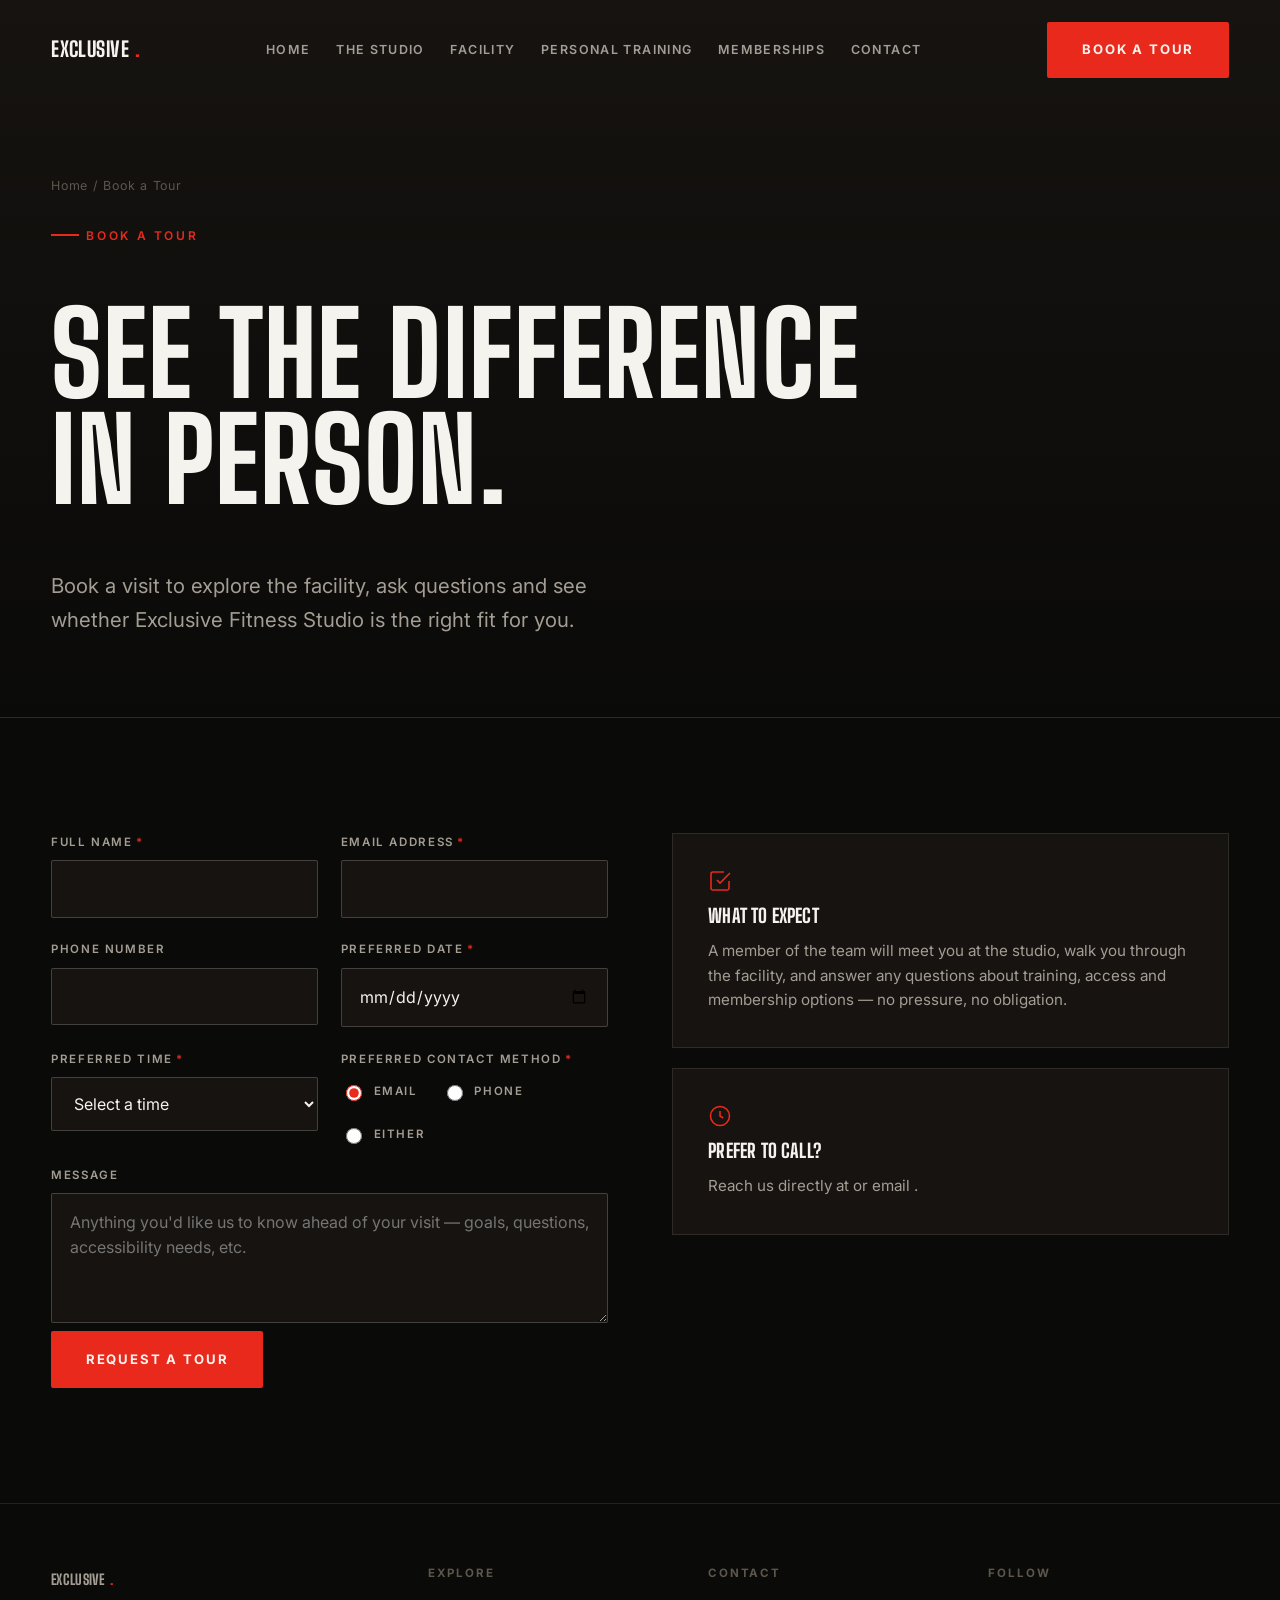
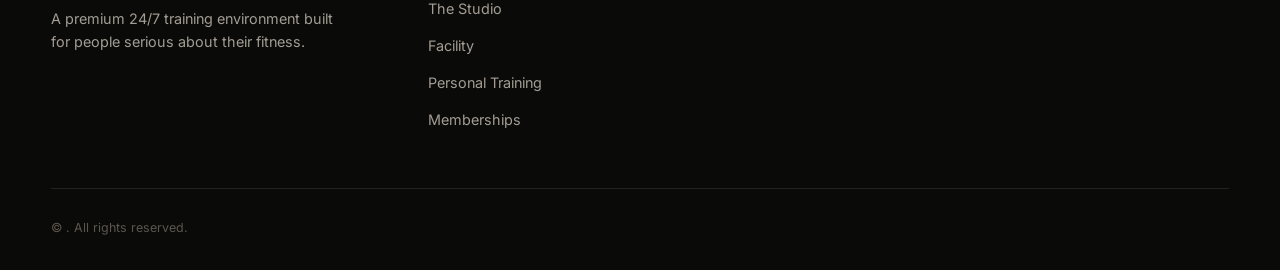
<file: book-a-tour.html>
<!DOCTYPE html>
<html lang="en">
<head>
<meta charset="UTF-8">
<meta name="viewport" content="width=device-width, initial-scale=1.0">
<title>Book a Tour | Exclusive Fitness Studio</title>
<meta name="description" content="Book a tour of Exclusive Fitness Studio. Explore the facility, ask questions and see whether it's the right fit for you.">
<link rel="canonical" href="https://www.exclusivefitnessstudio.com/book-a-tour.html">
<meta property="og:type" content="website">
<meta property="og:title" content="Book a Tour | Exclusive Fitness Studio">
<meta property="og:description" content="Book a visit to explore the facility, ask questions and see whether Exclusive Fitness Studio is the right fit for you.">
<meta property="og:image" content="images/og-cover.jpg">
<meta property="og:url" content="https://www.exclusivefitnessstudio.com/book-a-tour.html">
<meta name="twitter:card" content="summary_large_image">
<meta name="robots" content="index, follow">
<link rel="icon" href="images/favicon.svg" type="image/svg+xml">
<link rel="preconnect" href="https://fonts.googleapis.com">
<link rel="preconnect" href="https://fonts.gstatic.com" crossorigin>
<link href="https://fonts.googleapis.com/css2?family=Big+Shoulders+Display:wght@700;800;900&family=Inter:wght@400;500;600;700&display=swap" rel="stylesheet">
<link rel="stylesheet" href="css/style.css">
</head>
<body>

<header class="site-header">
  <div class="container site-header__inner">
    <a href="index.html" class="logo">EXCLUSIVE<span>.</span></a>
    <nav class="nav-links" aria-label="Primary">
      <a href="index.html">Home</a>
      <a href="the-studio.html">The Studio</a>
      <a href="facility.html">Facility</a>
      <a href="personal-training.html">Personal Training</a>
      <a href="memberships.html">Memberships</a>
      <a href="contact.html">Contact</a>
    </nav>
    <div class="header__actions">
      <a href="book-a-tour.html" class="btn btn--primary">Book a Tour</a>
      <button class="menu-toggle" aria-label="Open menu" aria-expanded="false" aria-controls="mobile-menu"><span></span><span></span><span></span></button>
    </div>
  </div>
</header>

<div class="mobile-menu" id="mobile-menu">
  <nav class="mobile-menu__links" aria-label="Mobile">
    <a href="index.html">Home <span>01</span></a>
    <a href="the-studio.html">The Studio <span>02</span></a>
    <a href="facility.html">Facility <span>03</span></a>
    <a href="personal-training.html">Personal Training <span>04</span></a>
    <a href="memberships.html">Memberships <span>05</span></a>
    <a href="contact.html">Contact <span>06</span></a>
  </nav>
  <div class="mobile-menu__foot">
    <a href="book-a-tour.html" class="btn btn--primary btn--block">Book a Tour</a>
    <ul class="mobile-menu__social" data-cfg-social></ul>
  </div>
</div>

<main id="main">

  <section class="page-hero">
    <div class="container">
      <p class="breadcrumb"><a href="index.html">Home</a> / Book a Tour</p>
      <span class="eyebrow">Book a Tour</span>
      <h1 class="display-1 mt-lg">SEE THE DIFFERENCE<br>IN PERSON.</h1>
      <p class="lead mt-lg">Book a visit to explore the facility, ask questions and see whether Exclusive Fitness Studio is the right fit for you.</p>
    </div>
  </section>

  <section class="section section--black">
    <div class="container split" style="align-items:flex-start;">

      <div class="reveal" data-form-wrapper>
        <form data-form="tour" novalidate>
          <div class="form-grid">

            <div class="field">
              <label for="tour-name">Full Name<span class="req">*</span></label>
              <input type="text" id="tour-name" name="fullName" autocomplete="name" data-validate="required" aria-describedby="tour-name-error">
              <span class="field__error" id="tour-name-error" role="alert"></span>
            </div>

            <div class="field">
              <label for="tour-email">Email Address<span class="req">*</span></label>
              <input type="email" id="tour-email" name="email" autocomplete="email" data-validate="required email" aria-describedby="tour-email-error">
              <span class="field__error" id="tour-email-error" role="alert"></span>
            </div>

            <div class="field">
              <label for="tour-phone">Phone Number</label>
              <input type="tel" id="tour-phone" name="phone" autocomplete="tel" data-validate="phone" aria-describedby="tour-phone-error">
              <span class="field__error" id="tour-phone-error" role="alert"></span>
            </div>

            <div class="field">
              <label for="tour-date">Preferred Date<span class="req">*</span></label>
              <input type="date" id="tour-date" name="preferredDate" data-validate="required" aria-describedby="tour-date-error">
              <span class="field__error" id="tour-date-error" role="alert"></span>
            </div>

            <div class="field">
              <label for="tour-time">Preferred Time<span class="req">*</span></label>
              <select id="tour-time" name="preferredTime" data-validate="required" aria-describedby="tour-time-error">
                <option value="">Select a time</option>
                <option>Morning (8am – 11am)</option>
                <option>Midday (11am – 2pm)</option>
                <option>Afternoon (2pm – 5pm)</option>
                <option>Evening (5pm – 8pm)</option>
              </select>
              <span class="field__error" id="tour-time-error" role="alert"></span>
            </div>

            <div class="field">
              <label id="contact-method-label">Preferred Contact Method<span class="req">*</span></label>
              <div class="radio-row" role="radiogroup" aria-labelledby="contact-method-label">
                <label class="radio-option"><input type="radio" name="contactMethod" value="Email" data-validate="required" checked> Email</label>
                <label class="radio-option"><input type="radio" name="contactMethod" value="Phone" data-validate="required"> Phone</label>
                <label class="radio-option"><input type="radio" name="contactMethod" value="Either" data-validate="required"> Either</label>
              </div>
            </div>

            <div class="field field--full">
              <label for="tour-message">Message</label>
              <textarea id="tour-message" name="message" placeholder="Anything you'd like us to know ahead of your visit — goals, questions, accessibility needs, etc."></textarea>
            </div>

          </div>

          <div class="submit-row">
            <button type="submit" class="btn btn--primary">
              <span class="spinner"></span>
              <span class="btn-label-idle">Request a Tour</span>
              <span class="btn-label-loading" style="display:none;">Sending…</span>
            </button>
          </div>

          <div class="form-status" role="status"></div>
        </form>
      </div>

      <div class="reveal">
        <div class="info-card">
          <div class="info-card__icon"><svg width="24" height="24" viewBox="0 0 24 24" fill="none" stroke="currentColor" stroke-width="1.6"><path d="M9 11l3 3L22 4"/><path d="M21 12v7a2 2 0 0 1-2 2H5a2 2 0 0 1-2-2V5a2 2 0 0 1 2-2h11"/></svg></div>
          <h3>What to Expect</h3>
          <p>A member of the team will meet you at the studio, walk you through the facility, and answer any questions about training, access and membership options — no pressure, no obligation.</p>
        </div>
        <div class="info-card" style="margin-top:1.2rem;">
          <div class="info-card__icon"><svg width="24" height="24" viewBox="0 0 24 24" fill="none" stroke="currentColor" stroke-width="1.6"><circle cx="12" cy="12" r="9.5"/><path d="M12 7v5l3.2 2"/></svg></div>
          <h3>Prefer to Call?</h3>
          <p>Reach us directly at <a data-cfg-phone-href data-cfg-phone-text href="#"></a> or email <a data-cfg-email-href data-cfg-email-text href="#"></a>.</p>
        </div>
      </div>

    </div>
  </section>

</main>

<footer class="site-footer">
  <div class="container">
    <div class="footer-grid">
      <div class="footer-col">
        <a href="index.html" class="logo">EXCLUSIVE<span>.</span></a>
        <p style="margin-top:1rem; max-width:32ch;">A premium 24/7 training environment built for people serious about their fitness.</p>
      </div>
      <div class="footer-col">
        <h4>Explore</h4>
        <ul>
          <li><a href="the-studio.html">The Studio</a></li>
          <li><a href="facility.html">Facility</a></li>
          <li><a href="personal-training.html">Personal Training</a></li>
          <li><a href="memberships.html">Memberships</a></li>
        </ul>
      </div>
      <div class="footer-col">
        <h4>Contact</h4>
        <ul>
          <li data-cfg-address></li>
          <li><a data-cfg-phone-href data-cfg-phone-text href="#"></a></li>
          <li><a data-cfg-email-href data-cfg-email-text href="#"></a></li>
        </ul>
      </div>
      <div class="footer-col">
        <h4>Follow</h4>
        <ul data-cfg-social></ul>
      </div>
    </div>
    <div class="footer-bottom">
      <span>&copy; <span data-cfg-year></span> <span data-cfg-brand></span>. All rights reserved.</span>
      <span data-cfg-access-hours></span>
    </div>
  </div>
</footer>

<script src="js/config.js"></script>
<script src="js/main.js"></script>
</body>
</html>
</file>
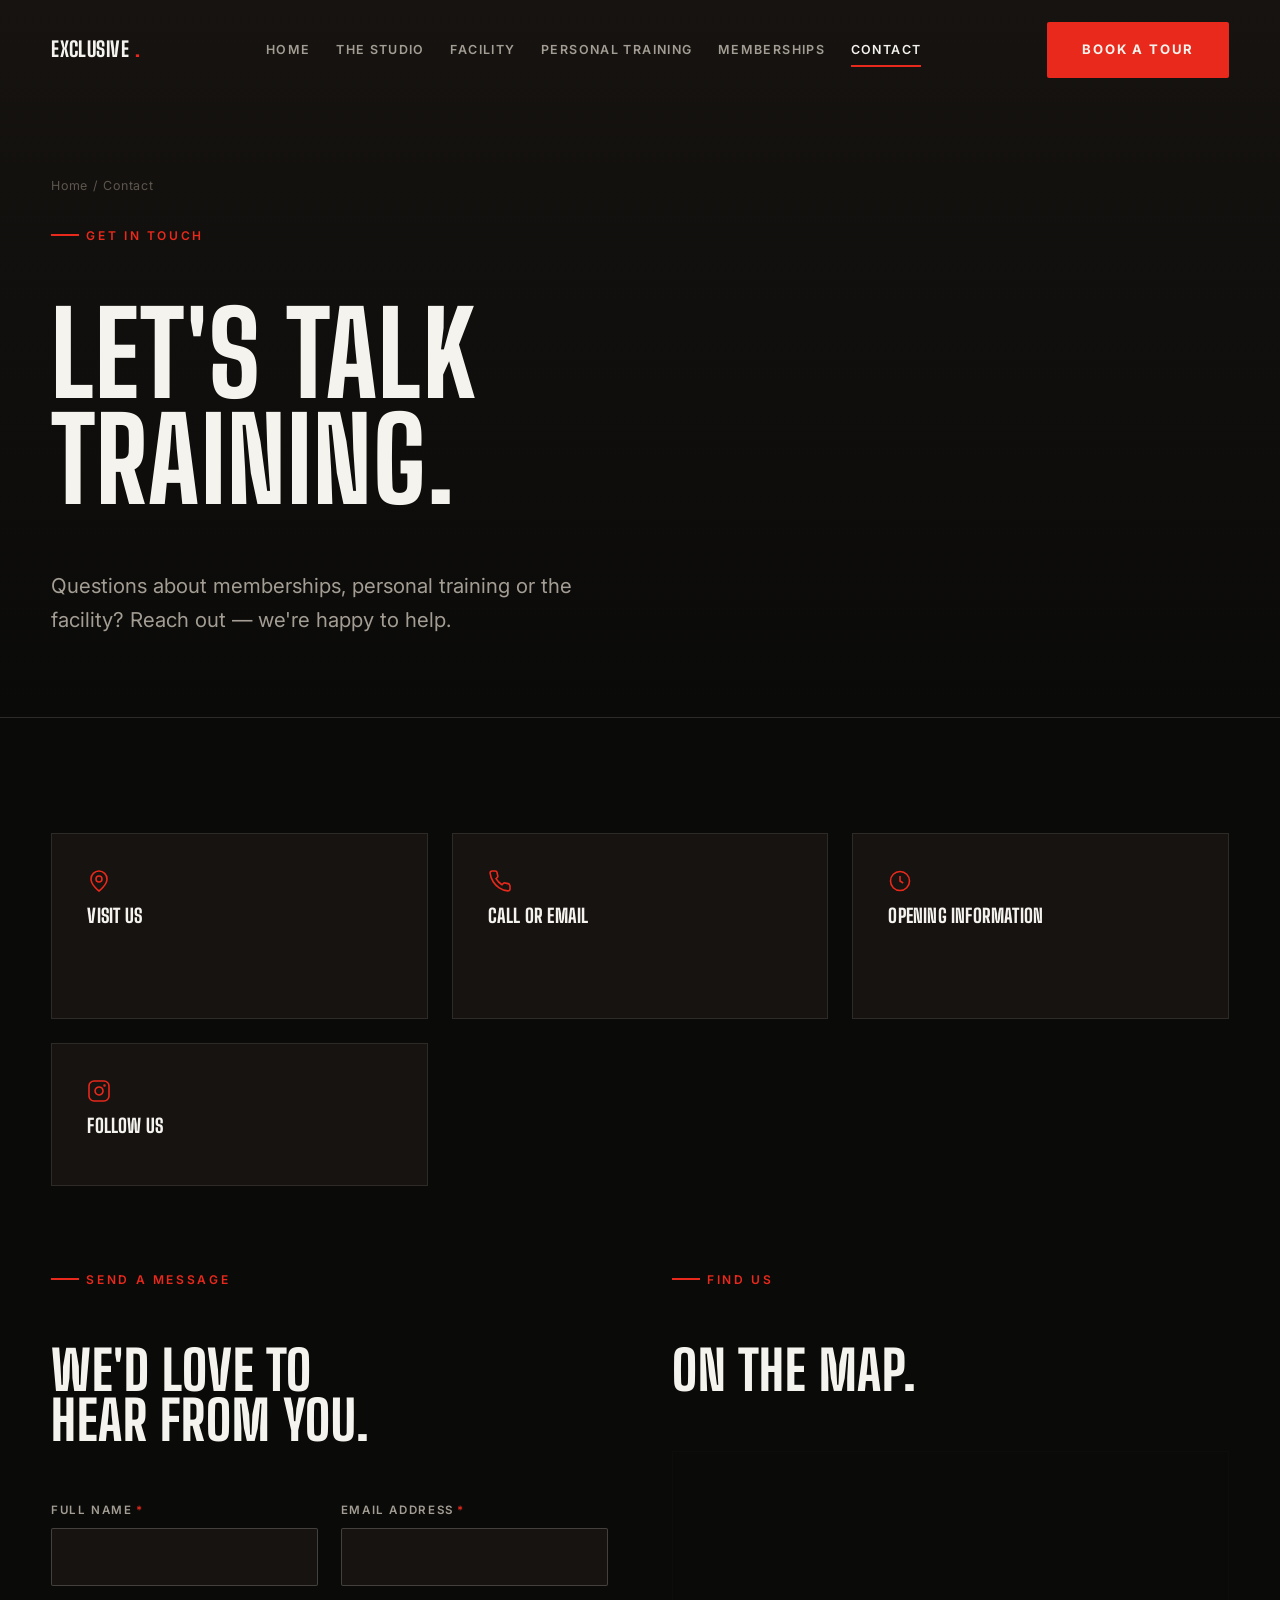
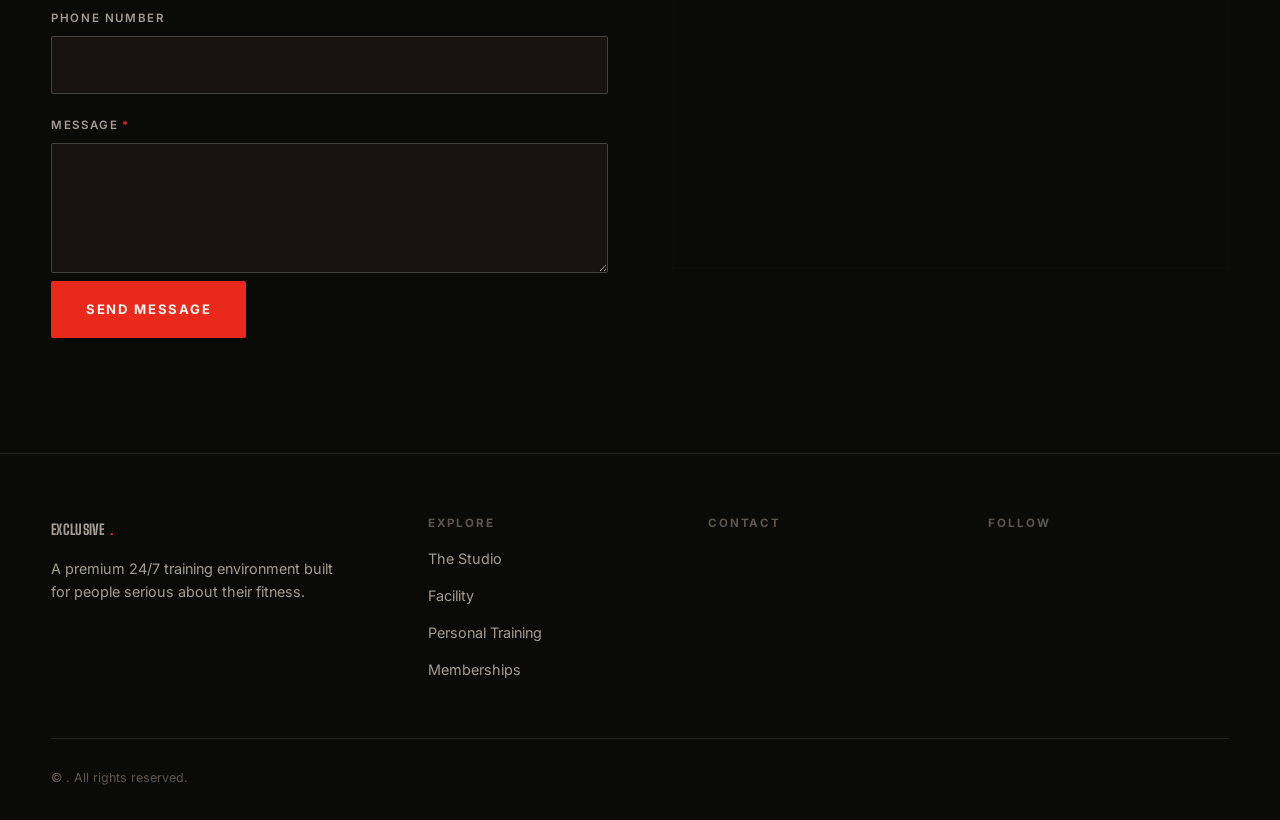
<file: contact.html>
<!DOCTYPE html>
<html lang="en">
<head>
<meta charset="UTF-8">
<meta name="viewport" content="width=device-width, initial-scale=1.0">
<title>Contact | Exclusive Fitness Studio</title>
<meta name="description" content="Get in touch with Exclusive Fitness Studio — address, phone, email, opening hours and social channels, all in one place.">
<link rel="canonical" href="https://www.exclusivefitnessstudio.com/contact.html">
<meta property="og:type" content="website">
<meta property="og:title" content="Contact | Exclusive Fitness Studio">
<meta property="og:description" content="Address, phone, email, opening hours and social channels — get in touch with Exclusive Fitness Studio.">
<meta property="og:image" content="images/og-cover.jpg">
<meta property="og:url" content="https://www.exclusivefitnessstudio.com/contact.html">
<meta name="twitter:card" content="summary_large_image">
<link rel="icon" href="images/favicon.svg" type="image/svg+xml">
<link rel="preconnect" href="https://fonts.googleapis.com">
<link rel="preconnect" href="https://fonts.gstatic.com" crossorigin>
<link href="https://fonts.googleapis.com/css2?family=Big+Shoulders+Display:wght@700;800;900&family=Inter:wght@400;500;600;700&display=swap" rel="stylesheet">
<link rel="stylesheet" href="css/style.css">
</head>
<body>

<header class="site-header">
  <div class="container site-header__inner">
    <a href="index.html" class="logo">EXCLUSIVE<span>.</span></a>
    <nav class="nav-links" aria-label="Primary">
      <a href="index.html">Home</a>
      <a href="the-studio.html">The Studio</a>
      <a href="facility.html">Facility</a>
      <a href="personal-training.html">Personal Training</a>
      <a href="memberships.html">Memberships</a>
      <a href="contact.html">Contact</a>
    </nav>
    <div class="header__actions">
      <a href="book-a-tour.html" class="btn btn--primary">Book a Tour</a>
      <button class="menu-toggle" aria-label="Open menu" aria-expanded="false" aria-controls="mobile-menu"><span></span><span></span><span></span></button>
    </div>
  </div>
</header>

<div class="mobile-menu" id="mobile-menu">
  <nav class="mobile-menu__links" aria-label="Mobile">
    <a href="index.html">Home <span>01</span></a>
    <a href="the-studio.html">The Studio <span>02</span></a>
    <a href="facility.html">Facility <span>03</span></a>
    <a href="personal-training.html">Personal Training <span>04</span></a>
    <a href="memberships.html">Memberships <span>05</span></a>
    <a href="contact.html">Contact <span>06</span></a>
  </nav>
  <div class="mobile-menu__foot">
    <a href="book-a-tour.html" class="btn btn--primary btn--block">Book a Tour</a>
    <ul class="mobile-menu__social" data-cfg-social></ul>
  </div>
</div>

<main id="main">

  <section class="page-hero">
    <div class="container">
      <p class="breadcrumb"><a href="index.html">Home</a> / Contact</p>
      <span class="eyebrow">Get in Touch</span>
      <h1 class="display-1 mt-lg">LET'S TALK<br>TRAINING.</h1>
      <p class="lead mt-lg">Questions about memberships, personal training or the facility? Reach out — we're happy to help.</p>
    </div>
  </section>

  <section class="section section--black">
    <div class="container">
      <div class="card-grid" style="margin-bottom: clamp(3rem, 6vw, 5rem);">
        <div class="info-card reveal">
          <div class="info-card__icon"><svg width="24" height="24" viewBox="0 0 24 24" fill="none" stroke="currentColor" stroke-width="1.6"><path d="M20 10c0 6-8 12-8 12s-8-6-8-12a8 8 0 0 1 16 0Z"/><circle cx="12" cy="10" r="3"/></svg></div>
          <h3>Visit Us</h3>
          <p data-cfg-address></p>
        </div>
        <div class="info-card reveal">
          <div class="info-card__icon"><svg width="24" height="24" viewBox="0 0 24 24" fill="none" stroke="currentColor" stroke-width="1.6"><path d="M22 16.9v3a2 2 0 0 1-2.2 2 19.8 19.8 0 0 1-8.6-3.1 19.5 19.5 0 0 1-6-6 19.8 19.8 0 0 1-3.1-8.6A2 2 0 0 1 4.1 2h3a2 2 0 0 1 2 1.7c.1.9.3 1.8.6 2.7a2 2 0 0 1-.5 2.1L8 9.7a16 16 0 0 0 6 6l1.2-1.2a2 2 0 0 1 2.1-.5c.9.3 1.8.5 2.7.6a2 2 0 0 1 1.7 2Z"/></svg></div>
          <h3>Call or Email</h3>
          <p><a data-cfg-phone-href data-cfg-phone-text href="#"></a><br><a data-cfg-email-href data-cfg-email-text href="#"></a></p>
        </div>
        <div class="info-card reveal">
          <div class="info-card__icon"><svg width="24" height="24" viewBox="0 0 24 24" fill="none" stroke="currentColor" stroke-width="1.6"><circle cx="12" cy="12" r="9.5"/><path d="M12 7v5l3.2 2"/></svg></div>
          <h3>Opening Information</h3>
          <p data-cfg-access-hours></p>
          <ul class="footer-hours" data-cfg-hours-list style="margin-top:0.4rem; display:flex; flex-direction:column; gap:0.35rem; font-size:0.9rem;"></ul>
          <p style="font-size:0.8rem; margin-top:0.5rem; color:var(--grey-dim);" data-cfg-hours-note></p>
        </div>
        <div class="info-card reveal">
          <div class="info-card__icon"><svg width="24" height="24" viewBox="0 0 24 24" fill="none" stroke="currentColor" stroke-width="1.6"><rect x="2" y="2" width="20" height="20" rx="5"/><path d="M16 11.37A4 4 0 1 1 12.63 8 4 4 0 0 1 16 11.37Z"/><circle cx="17.5" cy="6.5" r="0.5" fill="currentColor"/></svg></div>
          <h3>Follow Us</h3>
          <ul data-cfg-social style="display:flex; flex-direction:column; gap:0.35rem;"></ul>
        </div>
      </div>

      <div class="split" style="align-items:flex-start;">
        <div class="reveal" data-form-wrapper>
          <span class="eyebrow">Send a Message</span>
          <h2 class="display-3 mt-lg">WE'D LOVE TO<br>HEAR FROM YOU.</h2>
          <form data-form="contact" novalidate class="mt-lg">
            <div class="form-grid">
              <div class="field">
                <label for="contact-name">Full Name<span class="req">*</span></label>
                <input type="text" id="contact-name" name="fullName" autocomplete="name" data-validate="required" aria-describedby="contact-name-error">
                <span class="field__error" id="contact-name-error" role="alert"></span>
              </div>
              <div class="field">
                <label for="contact-email">Email Address<span class="req">*</span></label>
                <input type="email" id="contact-email" name="email" autocomplete="email" data-validate="required email" aria-describedby="contact-email-error">
                <span class="field__error" id="contact-email-error" role="alert"></span>
              </div>
              <div class="field field--full">
                <label for="contact-phone">Phone Number</label>
                <input type="tel" id="contact-phone" name="phone" autocomplete="tel" data-validate="phone" aria-describedby="contact-phone-error">
                <span class="field__error" id="contact-phone-error" role="alert"></span>
              </div>
              <div class="field field--full">
                <label for="contact-message">Message<span class="req">*</span></label>
                <textarea id="contact-message" name="message" data-validate="required" aria-describedby="contact-message-error"></textarea>
                <span class="field__error" id="contact-message-error" role="alert"></span>
              </div>
            </div>
            <div class="submit-row">
              <button type="submit" class="btn btn--primary">
                <span class="spinner"></span>
                <span class="btn-label-idle">Send Message</span>
                <span class="btn-label-loading" style="display:none;">Sending…</span>
              </button>
            </div>
            <div class="form-status" role="status"></div>
          </form>
        </div>

        <div class="reveal">
          <span class="eyebrow">Find Us</span>
          <h2 class="display-3 mt-lg">ON THE MAP.</h2>
          <div class="mt-lg" style="aspect-ratio:4/3;">
            <iframe class="map-embed" title="Map showing Exclusive Fitness Studio location" src="https://www.google.com/maps?q=14+Foundry+Road,+Riverside+District,+Your+City&output=embed" loading="lazy" referrerpolicy="no-referrer-when-downgrade"></iframe>
          </div>
        </div>
      </div>
    </div>
  </section>

</main>

<footer class="site-footer">
  <div class="container">
    <div class="footer-grid">
      <div class="footer-col">
        <a href="index.html" class="logo">EXCLUSIVE<span>.</span></a>
        <p style="margin-top:1rem; max-width:32ch;">A premium 24/7 training environment built for people serious about their fitness.</p>
      </div>
      <div class="footer-col">
        <h4>Explore</h4>
        <ul>
          <li><a href="the-studio.html">The Studio</a></li>
          <li><a href="facility.html">Facility</a></li>
          <li><a href="personal-training.html">Personal Training</a></li>
          <li><a href="memberships.html">Memberships</a></li>
        </ul>
      </div>
      <div class="footer-col">
        <h4>Contact</h4>
        <ul>
          <li data-cfg-address></li>
          <li><a data-cfg-phone-href data-cfg-phone-text href="#"></a></li>
          <li><a data-cfg-email-href data-cfg-email-text href="#"></a></li>
        </ul>
      </div>
      <div class="footer-col">
        <h4>Follow</h4>
        <ul data-cfg-social></ul>
      </div>
    </div>
    <div class="footer-bottom">
      <span>&copy; <span data-cfg-year></span> <span data-cfg-brand></span>. All rights reserved.</span>
      <span data-cfg-access-hours></span>
    </div>
  </div>
</footer>

<script src="js/config.js"></script>
<script src="js/main.js"></script>
</body>
</html>
</file>
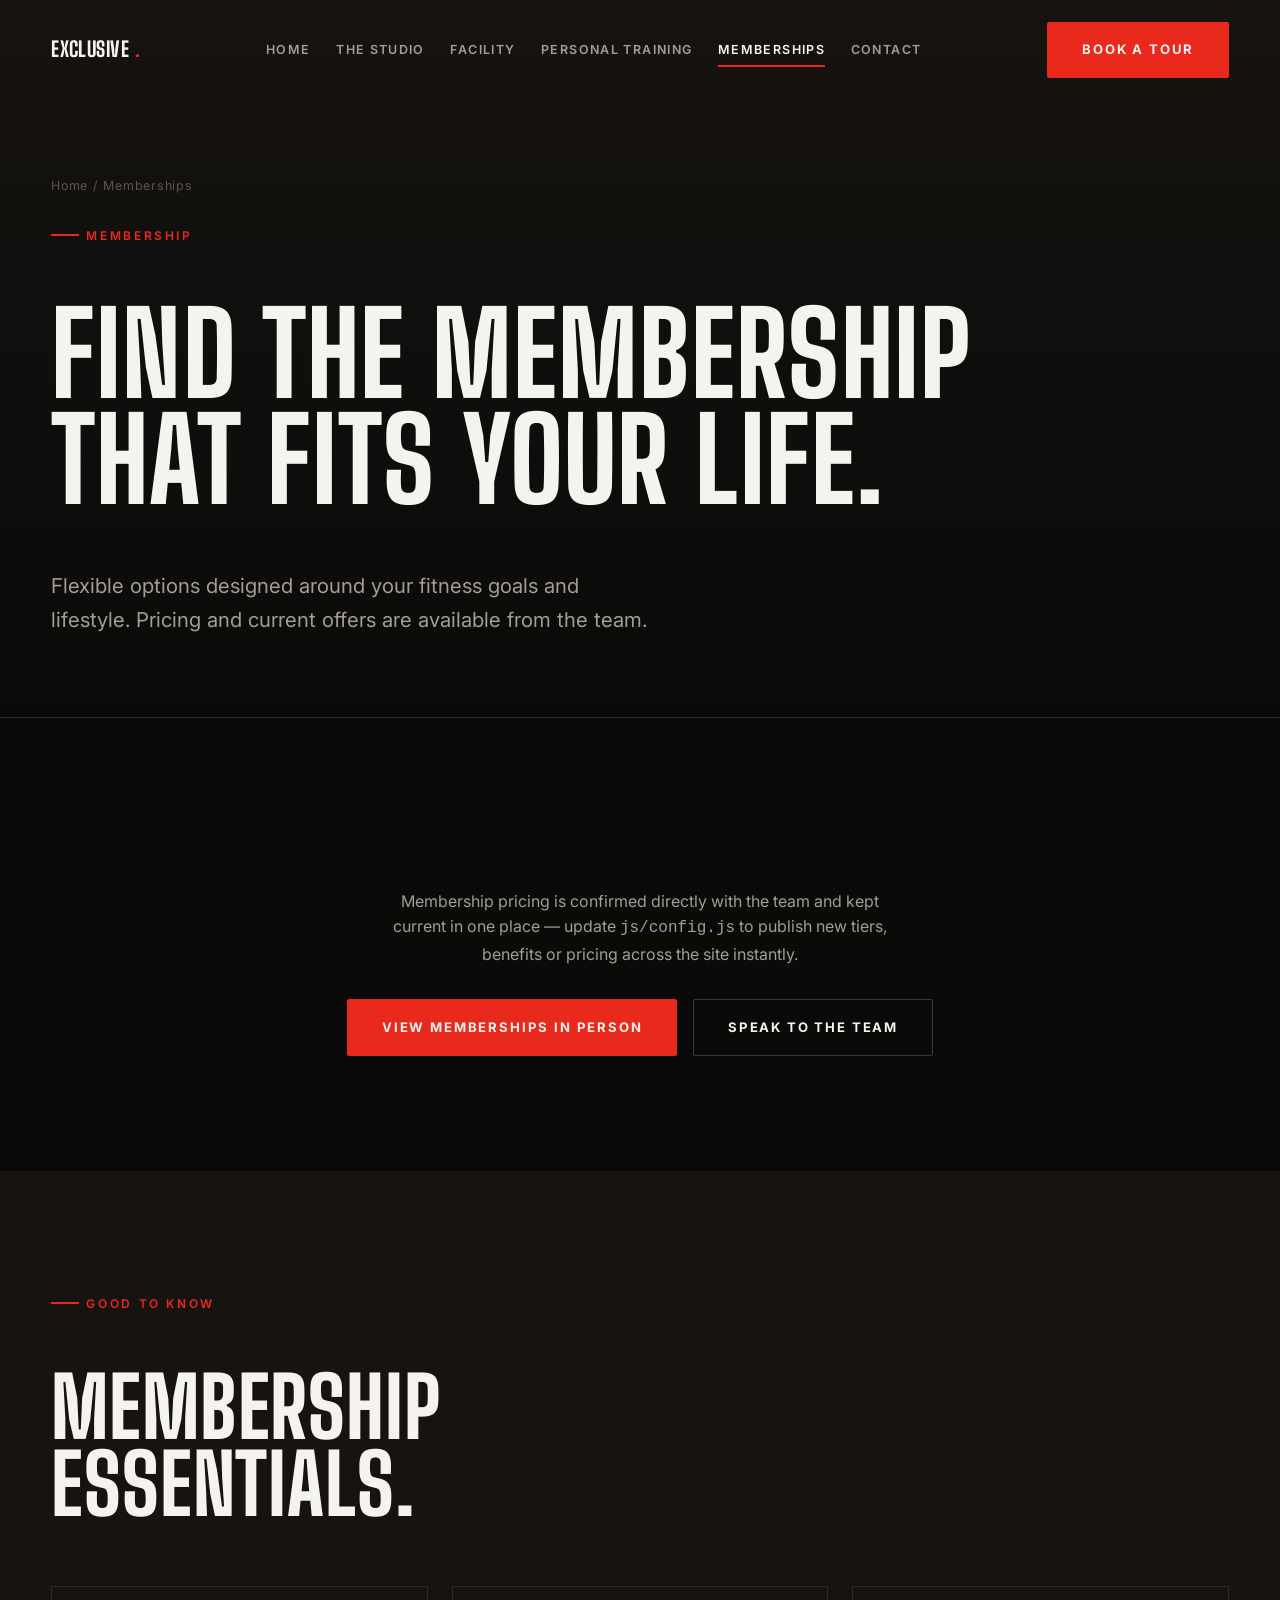
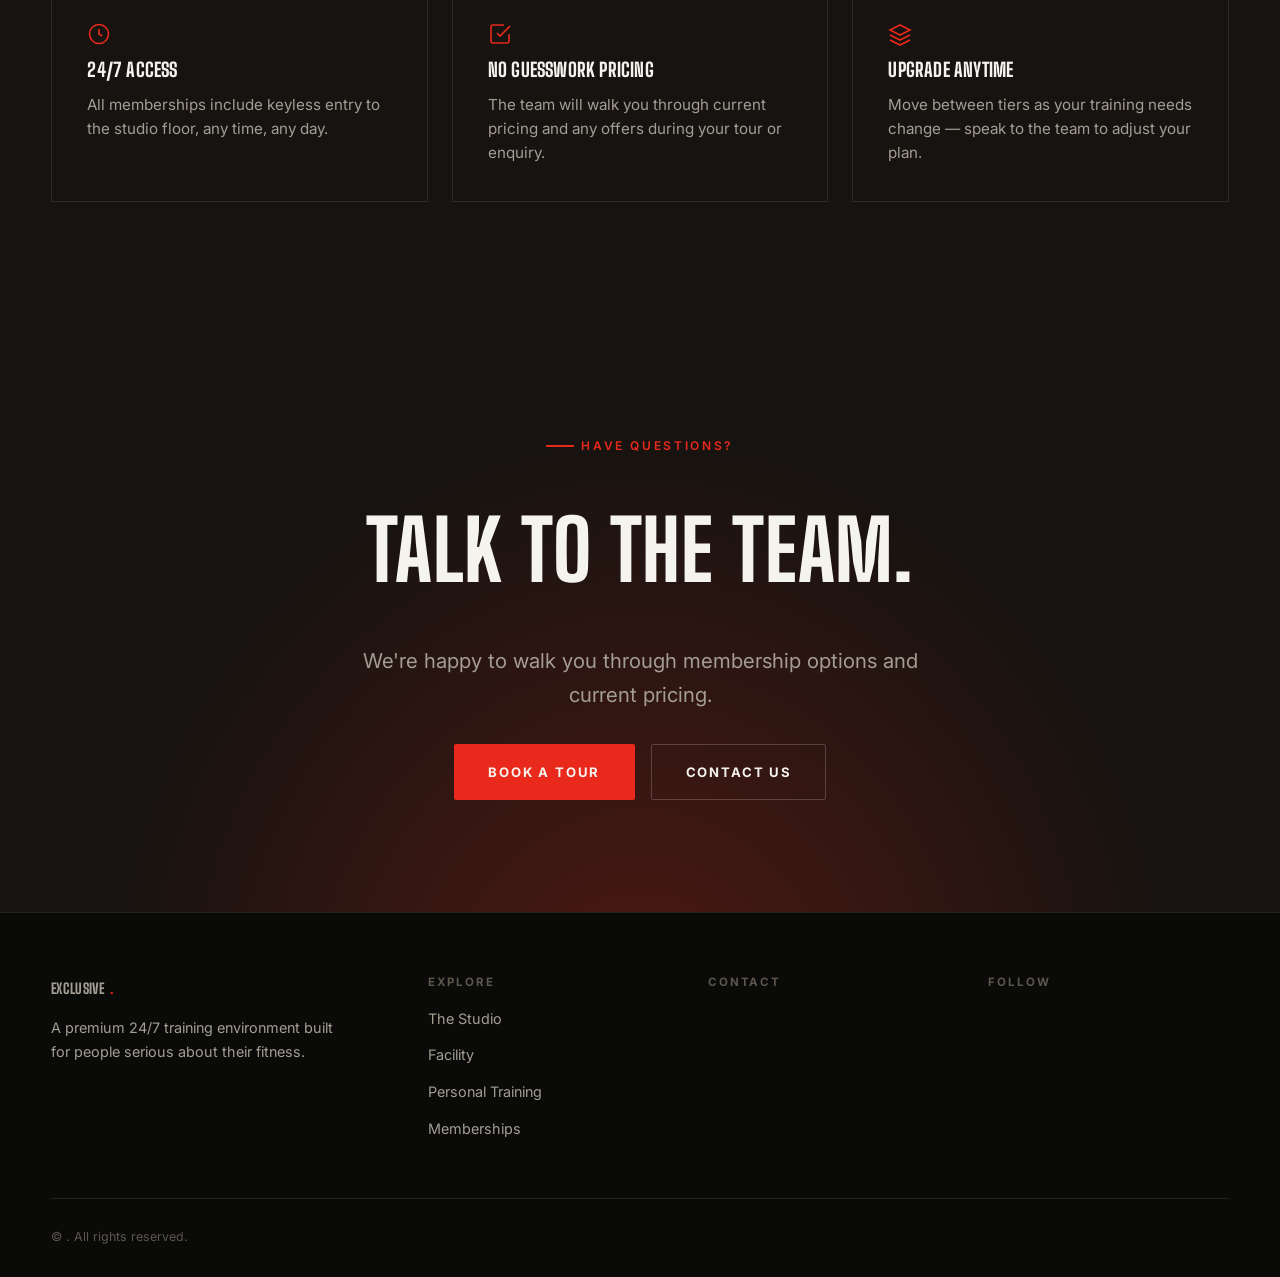
<file: memberships.html>
<!DOCTYPE html>
<html lang="en">
<head>
<meta charset="UTF-8">
<meta name="viewport" content="width=device-width, initial-scale=1.0">
<title>Memberships | Exclusive Fitness Studio</title>
<meta name="description" content="Flexible membership options at Exclusive Fitness Studio, built around your fitness goals and lifestyle. Speak to the team for current pricing.">
<link rel="canonical" href="https://www.exclusivefitnessstudio.com/memberships.html">
<meta property="og:type" content="website">
<meta property="og:title" content="Memberships | Exclusive Fitness Studio">
<meta property="og:description" content="Flexible membership options built around your fitness goals and lifestyle.">
<meta property="og:image" content="images/og-cover.jpg">
<meta property="og:url" content="https://www.exclusivefitnessstudio.com/memberships.html">
<meta name="twitter:card" content="summary_large_image">
<link rel="icon" href="images/favicon.svg" type="image/svg+xml">
<link rel="preconnect" href="https://fonts.googleapis.com">
<link rel="preconnect" href="https://fonts.gstatic.com" crossorigin>
<link href="https://fonts.googleapis.com/css2?family=Big+Shoulders+Display:wght@700;800;900&family=Inter:wght@400;500;600;700&display=swap" rel="stylesheet">
<link rel="stylesheet" href="css/style.css">
</head>
<body>

<header class="site-header">
  <div class="container site-header__inner">
    <a href="index.html" class="logo">EXCLUSIVE<span>.</span></a>
    <nav class="nav-links" aria-label="Primary">
      <a href="index.html">Home</a>
      <a href="the-studio.html">The Studio</a>
      <a href="facility.html">Facility</a>
      <a href="personal-training.html">Personal Training</a>
      <a href="memberships.html">Memberships</a>
      <a href="contact.html">Contact</a>
    </nav>
    <div class="header__actions">
      <a href="book-a-tour.html" class="btn btn--primary">Book a Tour</a>
      <button class="menu-toggle" aria-label="Open menu" aria-expanded="false" aria-controls="mobile-menu"><span></span><span></span><span></span></button>
    </div>
  </div>
</header>

<div class="mobile-menu" id="mobile-menu">
  <nav class="mobile-menu__links" aria-label="Mobile">
    <a href="index.html">Home <span>01</span></a>
    <a href="the-studio.html">The Studio <span>02</span></a>
    <a href="facility.html">Facility <span>03</span></a>
    <a href="personal-training.html">Personal Training <span>04</span></a>
    <a href="memberships.html">Memberships <span>05</span></a>
    <a href="contact.html">Contact <span>06</span></a>
  </nav>
  <div class="mobile-menu__foot">
    <a href="book-a-tour.html" class="btn btn--primary btn--block">Book a Tour</a>
    <ul class="mobile-menu__social" data-cfg-social></ul>
  </div>
</div>

<main id="main">

  <section class="page-hero">
    <div class="container">
      <p class="breadcrumb"><a href="index.html">Home</a> / Memberships</p>
      <span class="eyebrow">Membership</span>
      <h1 class="display-1 mt-lg">FIND THE MEMBERSHIP<br>THAT FITS YOUR LIFE.</h1>
      <p class="lead mt-lg">Flexible options designed around your fitness goals and lifestyle. Pricing and current offers are available from the team.</p>
    </div>
  </section>

  <section class="section section--black">
    <div class="container">
      <div class="membership-grid" data-membership-grid></div>
      <p class="body-text mt-lg text-center mx-auto">Membership pricing is confirmed directly with the team and kept current in one place — update <code>js/config.js</code> to publish new tiers, benefits or pricing across the site instantly.</p>
      <div class="hero__actions" style="justify-content:center; margin-top:2rem;">
        <a href="book-a-tour.html" class="btn btn--primary">View Memberships In Person</a>
        <a href="contact.html" class="btn btn--outline">Speak to the Team</a>
      </div>
    </div>
  </section>

  <section class="section section--charcoal">
    <div class="container">
      <div class="section-head reveal">
        <span class="eyebrow">Good to Know</span>
        <h2 class="display-2 mt-lg">MEMBERSHIP<br>ESSENTIALS.</h2>
      </div>
      <div class="card-grid">
        <div class="info-card reveal">
          <div class="info-card__icon"><svg width="24" height="24" viewBox="0 0 24 24" fill="none" stroke="currentColor" stroke-width="1.6"><circle cx="12" cy="12" r="9.5"/><path d="M12 7v5l3.2 2"/></svg></div>
          <h3>24/7 Access</h3>
          <p>All memberships include keyless entry to the studio floor, any time, any day.</p>
        </div>
        <div class="info-card reveal">
          <div class="info-card__icon"><svg width="24" height="24" viewBox="0 0 24 24" fill="none" stroke="currentColor" stroke-width="1.6"><path d="M9 11l3 3L22 4"/><path d="M21 12v7a2 2 0 0 1-2 2H5a2 2 0 0 1-2-2V5a2 2 0 0 1 2-2h11"/></svg></div>
          <h3>No Guesswork Pricing</h3>
          <p>The team will walk you through current pricing and any offers during your tour or enquiry.</p>
        </div>
        <div class="info-card reveal">
          <div class="info-card__icon"><svg width="24" height="24" viewBox="0 0 24 24" fill="none" stroke="currentColor" stroke-width="1.6"><path d="M12 3 2 8l10 5 10-5-10-5Z"/><path d="m2 13 10 5 10-5"/><path d="m2 18 10 5 10-5"/></svg></div>
          <h3>Upgrade Anytime</h3>
          <p>Move between tiers as your training needs change — speak to the team to adjust your plan.</p>
        </div>
      </div>
    </div>
  </section>

  <section class="cta-banner">
    <div class="container cta-banner__inner">
      <span class="eyebrow" style="justify-content:center;">Have Questions?</span>
      <h2 class="display-2 mt-lg">TALK TO THE TEAM.</h2>
      <p class="lead mx-auto mt-lg" style="text-align:center;">We're happy to walk you through membership options and current pricing.</p>
      <div class="btn-row">
        <a href="book-a-tour.html" class="btn btn--primary">Book a Tour</a>
        <a href="contact.html" class="btn btn--outline">Contact Us</a>
      </div>
    </div>
  </section>

</main>

<footer class="site-footer">
  <div class="container">
    <div class="footer-grid">
      <div class="footer-col">
        <a href="index.html" class="logo">EXCLUSIVE<span>.</span></a>
        <p style="margin-top:1rem; max-width:32ch;">A premium 24/7 training environment built for people serious about their fitness.</p>
      </div>
      <div class="footer-col">
        <h4>Explore</h4>
        <ul>
          <li><a href="the-studio.html">The Studio</a></li>
          <li><a href="facility.html">Facility</a></li>
          <li><a href="personal-training.html">Personal Training</a></li>
          <li><a href="memberships.html">Memberships</a></li>
        </ul>
      </div>
      <div class="footer-col">
        <h4>Contact</h4>
        <ul>
          <li data-cfg-address></li>
          <li><a data-cfg-phone-href data-cfg-phone-text href="#"></a></li>
          <li><a data-cfg-email-href data-cfg-email-text href="#"></a></li>
        </ul>
      </div>
      <div class="footer-col">
        <h4>Follow</h4>
        <ul data-cfg-social></ul>
      </div>
    </div>
    <div class="footer-bottom">
      <span>&copy; <span data-cfg-year></span> <span data-cfg-brand></span>. All rights reserved.</span>
      <span data-cfg-access-hours></span>
    </div>
  </div>
</footer>

<div class="mobile-cta"><a href="book-a-tour.html" class="btn btn--primary">Book a Tour</a></div>

<script src="js/config.js"></script>
<script src="js/main.js"></script>
</body>
</html>
</file>
<file: css/style.css>
/* ==========================================================================
   EXCLUSIVE FITNESS STUDIO — DESIGN SYSTEM
   Palette: near-black + deep charcoal + a single disciplined red.
   Display face: Big Shoulders Display (condensed, athletic, cut like steel)
   Body face:    Inter (clean, highly readable, gets out of the way)
   Signature:    diagonal "cut" clip-paths + a scrolling discipline ticker
   ========================================================================== */

:root {
  --black: #0a0a09;
  --charcoal: #161310;
  --charcoal-2: #201c18;
  --charcoal-3: #2b2621;
  --red: #e8291c;
  --red-dark: #a8180e;
  --red-bright: #ff3b2a;
  --white: #f5f3ee;
  --grey: #a39d93;
  --grey-dim: #5c564d;
  --line: rgba(245, 243, 238, 0.1);
  --line-strong: rgba(245, 243, 238, 0.2);

  --font-display: "Big Shoulders Display", "Arial Narrow", sans-serif;
  --font-body: "Inter", -apple-system, BlinkMacSystemFont, "Segoe UI", sans-serif;

  --container: 1280px;
  --gutter: clamp(1.25rem, 4vw, 3.5rem);
  --radius-sm: 2px;

  --ease: cubic-bezier(0.22, 1, 0.36, 1);
}

/* ---------------------------------- reset --------------------------------- */
*, *::before, *::after { box-sizing: border-box; }
html { scroll-behavior: smooth; }
@media (prefers-reduced-motion: reduce) {
  html { scroll-behavior: auto; }
  *, *::before, *::after { animation-duration: 0.01ms !important; animation-iteration-count: 1 !important; transition-duration: 0.01ms !important; scroll-behavior: auto !important; }
}
body, h1, h2, h3, h4, p, figure, blockquote { margin: 0; }
ul, ol { margin: 0; padding: 0; list-style: none; }
img { max-width: 100%; display: block; }
a { color: inherit; text-decoration: none; }
button { font: inherit; color: inherit; background: none; border: none; cursor: pointer; padding: 0; }
input, textarea, select { font: inherit; color: inherit; }
svg { display: block; }

body {
  background: var(--black);
  color: var(--white);
  font-family: var(--font-body);
  font-size: 16px;
  line-height: 1.6;
  -webkit-font-smoothing: antialiased;
  overflow-x: hidden;
}

:focus-visible {
  outline: 2px solid var(--red-bright);
  outline-offset: 3px;
}

/* ------------------------------- typography -------------------------------- */
h1, h2, h3, h4, .font-display {
  font-family: var(--font-display);
  font-weight: 800;
  text-transform: uppercase;
  letter-spacing: 0.01em;
  line-height: 0.92;
}

.eyebrow {
  font-family: var(--font-body);
  font-weight: 600;
  font-size: 0.75rem;
  letter-spacing: 0.22em;
  text-transform: uppercase;
  color: var(--red);
  display: inline-flex;
  align-items: center;
  gap: 0.6em;
}
.eyebrow::before {
  content: "";
  width: 28px;
  height: 2px;
  background: var(--red);
  display: inline-block;
}

.display-1 { font-size: clamp(3rem, 9vw, 8rem); }
.display-2 { font-size: clamp(2.5rem, 6.5vw, 5.5rem); }
.display-3 { font-size: clamp(2rem, 4.5vw, 3.4rem); }

p.lead {
  font-size: clamp(1.05rem, 1.6vw, 1.35rem);
  color: var(--grey);
  line-height: 1.65;
  max-width: 46ch;
}
p.body-text {
  color: var(--grey);
  max-width: 52ch;
}
.text-white { color: var(--white); }

.rule {
  width: 100%;
  height: 1px;
  background: var(--line);
  border: none;
}

/* --------------------------------- layout ---------------------------------- */
.container {
  max-width: var(--container);
  margin-inline: auto;
  padding-inline: var(--gutter);
}
.section {
  position: relative;
  padding-block: clamp(4rem, 9vw, 8rem);
}
.section--tight { padding-block: clamp(2.5rem, 5vw, 4.5rem); }
.section--black { background: var(--black); }
.section--charcoal { background: var(--charcoal); }
.section--charcoal2 { background: var(--charcoal-2); }

.split {
  display: grid;
  grid-template-columns: 1fr 1fr;
  gap: clamp(2rem, 5vw, 5rem);
  align-items: center;
}
.split--reverse .split__media { order: 2; }
@media (max-width: 860px) {
  .split { grid-template-columns: 1fr; }
  .split--reverse .split__media { order: 0; }
}

/* signature cut — diagonal clipped media frame used throughout the site */
.cut-frame {
  position: relative;
  overflow: hidden;
  clip-path: polygon(0 3%, 100% 0, 100% 97%, 0% 100%);
  background: var(--charcoal-2);
}
.cut-frame img, .cut-frame video {
  width: 100%;
  height: 100%;
  object-fit: cover;
  display: block;
}
.cut-frame--tr {
  clip-path: polygon(0 0, 100% 3%, 100% 100%, 0 97%);
}

/* ----------------------------------- buttons -------------------------------- */
.btn {
  display: inline-flex;
  align-items: center;
  justify-content: center;
  gap: 0.6rem;
  font-family: var(--font-body);
  font-weight: 700;
  font-size: 0.82rem;
  letter-spacing: 0.14em;
  text-transform: uppercase;
  padding: 1.05rem 2.1rem;
  border: 1px solid transparent;
  border-radius: var(--radius-sm);
  transition: transform 0.35s var(--ease), background-color 0.35s var(--ease), color 0.35s var(--ease), border-color 0.35s var(--ease);
  white-space: nowrap;
  min-height: 48px;
}
.btn:active { transform: scale(0.97); }

.btn--primary {
  background: var(--red);
  color: var(--white);
}
.btn--primary:hover { background: var(--red-bright); }

.btn--outline {
  border-color: var(--line-strong);
  color: var(--white);
  background: transparent;
}
.btn--outline:hover { border-color: var(--red); color: var(--red-bright); }

.btn--ghost-red {
  color: var(--red);
  padding-inline: 0;
  gap: 0.5rem;
}
.btn--ghost-red svg { transition: transform 0.3s var(--ease); }
.btn--ghost-red:hover svg { transform: translateX(6px); }

.btn--block { width: 100%; }

/* ----------------------------------- nav ------------------------------------ */
.site-header {
  position: fixed;
  top: 0; left: 0; right: 0;
  z-index: 500;
  padding-block: 1.35rem;
  transition: padding 0.4s var(--ease), background-color 0.4s var(--ease), border-color 0.4s var(--ease);
  border-bottom: 1px solid transparent;
}
.site-header.is-scrolled {
  padding-block: 0.9rem;
  background: rgba(10, 10, 9, 0.88);
  backdrop-filter: blur(14px) saturate(140%);
  border-bottom-color: var(--line);
}
.site-header__inner {
  display: flex;
  align-items: center;
  justify-content: space-between;
  gap: 1.5rem;
}
.logo {
  font-family: var(--font-display);
  font-weight: 800;
  font-size: 1.3rem;
  letter-spacing: 0.02em;
  text-transform: uppercase;
  display: flex;
  align-items: baseline;
  gap: 0.35rem;
}
.logo span { color: var(--red); }

.nav-links {
  display: flex;
  align-items: center;
  gap: clamp(1.1rem, 2vw, 2.1rem);
}
.nav-links a {
  font-size: 0.78rem;
  font-weight: 600;
  letter-spacing: 0.11em;
  text-transform: uppercase;
  color: var(--grey);
  position: relative;
  padding-block: 0.3rem;
  transition: color 0.3s var(--ease);
}
.nav-links a::after {
  content: "";
  position: absolute;
  left: 0; bottom: -2px;
  width: 0; height: 2px;
  background: var(--red);
  transition: width 0.3s var(--ease);
}
.nav-links a:hover, .nav-links a[aria-current="page"] { color: var(--white); }
.nav-links a:hover::after, .nav-links a[aria-current="page"]::after { width: 100%; }

.header__actions { display: flex; align-items: center; gap: 1rem; }
.header__actions .btn { display: none; }
@media (min-width: 981px) { .header__actions .btn { display: inline-flex; } }

.nav-links { display: none; }
@media (min-width: 981px) { .nav-links { display: flex; } }

.menu-toggle {
  display: flex;
  flex-direction: column;
  gap: 5px;
  width: 30px;
  padding: 6px;
}
@media (min-width: 981px) { .menu-toggle { display: none; } }
.menu-toggle span {
  height: 2px; width: 100%;
  background: var(--white);
  transition: transform 0.35s var(--ease), opacity 0.35s var(--ease);
}
.menu-toggle[aria-expanded="true"] span:nth-child(1) { transform: translateY(7px) rotate(45deg); }
.menu-toggle[aria-expanded="true"] span:nth-child(2) { opacity: 0; }
.menu-toggle[aria-expanded="true"] span:nth-child(3) { transform: translateY(-7px) rotate(-45deg); }

.mobile-menu {
  position: fixed;
  inset: 0;
  background: var(--black);
  z-index: 490;
  display: flex;
  flex-direction: column;
  justify-content: center;
  padding: 6rem var(--gutter) 3rem;
  transform: translateY(-100%);
  transition: transform 0.5s var(--ease);
}
.mobile-menu.is-open { transform: translateY(0); }
.mobile-menu__links { display: flex; flex-direction: column; gap: 0.4rem; }
.mobile-menu__links a {
  font-family: var(--font-display);
  font-size: clamp(2.2rem, 10vw, 3.2rem);
  text-transform: uppercase;
  font-weight: 800;
  padding-block: 0.35rem;
  border-bottom: 1px solid var(--line);
  display: flex;
  justify-content: space-between;
  align-items: center;
  color: var(--white);
}
.mobile-menu__links a span { color: var(--grey-dim); font-family: var(--font-body); font-size: 0.9rem; }
.mobile-menu__foot { margin-top: 2.5rem; display: flex; flex-direction: column; gap: 1.25rem; }
.mobile-menu__social { display: flex; gap: 1.5rem; }
.mobile-menu__social a { font-size: 0.78rem; letter-spacing: 0.1em; text-transform: uppercase; color: var(--grey); }

/* -------------------------------- hero --------------------------------- */
.hero {
  position: relative;
  min-height: 100svh;
  display: flex;
  align-items: flex-end;
  overflow: hidden;
  background: var(--black);
}
.hero__media { position: absolute; inset: 0; z-index: 0; }
.hero__media img, .hero__media video {
  width: 100%; height: 100%; object-fit: cover;
  filter: grayscale(15%) contrast(1.05);
}
.hero__scrim {
  position: absolute; inset: 0;
  background:
    linear-gradient(0deg, rgba(10,10,9,0.96) 0%, rgba(10,10,9,0.55) 42%, rgba(10,10,9,0.35) 65%, rgba(10,10,9,0.75) 100%),
    linear-gradient(100deg, rgba(10,10,9,0.55) 0%, rgba(10,10,9,0.1) 45%);
  z-index: 1;
}
.hero__content {
  position: relative;
  z-index: 2;
  width: 100%;
  padding-block: clamp(2.5rem, 6vw, 5rem);
}
.hero__kicker {
  display: flex;
  align-items: center;
  gap: 0.9rem;
  margin-bottom: 1.4rem;
  font-size: 0.78rem;
  letter-spacing: 0.2em;
  text-transform: uppercase;
  color: var(--grey);
}
.pulse-dot {
  width: 8px; height: 8px;
  border-radius: 50%;
  background: var(--red);
  position: relative;
  flex-shrink: 0;
}
.pulse-dot::after {
  content: "";
  position: absolute; inset: -6px;
  border-radius: 50%;
  border: 1px solid var(--red);
  animation: pulse-ring 2.2s var(--ease) infinite;
}
@keyframes pulse-ring {
  0% { transform: scale(0.6); opacity: 0.9; }
  100% { transform: scale(1.9); opacity: 0; }
}

.hero h1 { max-width: 15ch; }
.hero__sub {
  margin-top: 1.5rem;
  font-size: clamp(1.05rem, 2vw, 1.4rem);
  font-weight: 500;
  color: var(--white);
  max-width: 42ch;
}
.hero__copy {
  margin-top: 1rem;
  color: var(--grey);
  max-width: 46ch;
}
.hero__actions {
  margin-top: 2.4rem;
  display: flex;
  flex-wrap: wrap;
  gap: 1rem;
}
.hero__scroll {
  position: absolute;
  right: var(--gutter);
  bottom: 2.2rem;
  z-index: 2;
  display: none;
  flex-direction: column;
  align-items: center;
  gap: 0.6rem;
  color: var(--grey);
  font-size: 0.7rem;
  letter-spacing: 0.2em;
  text-transform: uppercase;
}
@media (min-width: 761px) { .hero__scroll { display: flex; } }
.hero__scroll-line {
  width: 1px; height: 46px;
  background: linear-gradient(var(--red), transparent);
  overflow: hidden;
  position: relative;
}
.hero__scroll-line::after {
  content: "";
  position: absolute; top: -100%; left: 0;
  width: 100%; height: 100%;
  background: var(--white);
  animation: scroll-drop 2s var(--ease) infinite;
}
@keyframes scroll-drop { to { top: 100%; } }

/* --------------------------------- ticker -------------------------------- */
.ticker {
  background: var(--red);
  color: var(--black);
  overflow: hidden;
  border-top: 1px solid rgba(0,0,0,0.15);
  border-bottom: 1px solid rgba(0,0,0,0.15);
}
.ticker__track {
  display: flex;
  width: max-content;
  animation: ticker-scroll 32s linear infinite;
}
@media (prefers-reduced-motion: reduce) { .ticker__track { animation: none; } }
.ticker__item {
  display: flex;
  align-items: center;
  gap: 1.1rem;
  padding-block: 0.85rem;
  padding-inline: 1.3rem;
  font-family: var(--font-display);
  font-weight: 800;
  font-size: 1.1rem;
  letter-spacing: 0.04em;
  text-transform: uppercase;
  white-space: nowrap;
}
.ticker__item::after { content: "\2726"; font-size: 0.7rem; opacity: 0.55; }
@keyframes ticker-scroll { from { transform: translateX(0); } to { transform: translateX(-50%); } }

/* ------------------------------ benefits strip ---------------------------- */
.benefits {
  display: grid;
  grid-template-columns: repeat(4, 1fr);
  border-top: 1px solid var(--line);
}
.benefits__item {
  padding: 2.4rem 1.5rem;
  border-right: 1px solid var(--line);
  border-bottom: 1px solid var(--line);
  display: flex;
  flex-direction: column;
  gap: 0.9rem;
  transition: background-color 0.4s var(--ease);
}
.benefits__item:hover { background: var(--charcoal); }
.benefits__item:last-child { border-right: none; }
.benefits__num { font-family: var(--font-display); font-size: 0.85rem; color: var(--red); }
.benefits__title { font-family: var(--font-display); font-size: clamp(1.15rem, 2vw, 1.5rem); font-weight: 800; text-transform: uppercase; }
.benefits__desc { color: var(--grey-dim); font-size: 0.9rem; }
@media (max-width: 860px) {
  .benefits { grid-template-columns: repeat(2, 1fr); }
}
@media (max-width: 540px) {
  .benefits { grid-template-columns: 1fr; }
  .benefits__item { border-right: none; }
}

/* --------------------------------- cards --------------------------------- */
.card-grid {
  display: grid;
  grid-template-columns: repeat(3, 1fr);
  gap: 1.5rem;
}
@media (max-width: 900px) { .card-grid { grid-template-columns: 1fr; } }

.service-card {
  background: var(--charcoal);
  border: 1px solid var(--line);
  padding: 2.4rem 2rem;
  display: flex;
  flex-direction: column;
  gap: 1.4rem;
  position: relative;
  overflow: hidden;
  transition: transform 0.4s var(--ease), border-color 0.4s var(--ease);
}
.service-card::before {
  content: "";
  position: absolute; left: 0; top: 0; bottom: 0;
  width: 3px;
  background: var(--red);
  transform: scaleY(0);
  transform-origin: bottom;
  transition: transform 0.45s var(--ease);
}
.service-card:hover { transform: translateY(-6px); border-color: var(--line-strong); }
.service-card:hover::before { transform: scaleY(1); }
.service-card__icon {
  width: 52px; height: 52px;
  display: flex; align-items: center; justify-content: center;
  border: 1px solid var(--line-strong);
  color: var(--red);
}
.service-card h3 { font-size: 1.5rem; }
.service-card p { color: var(--grey); font-size: 0.95rem; }
.service-card .btn--ghost-red { margin-top: auto; font-size: 0.78rem; }

/* ------------------------------- membership -------------------------------- */
.membership-grid {
  display: grid;
  grid-template-columns: repeat(3, 1fr);
  gap: 1.5rem;
  align-items: stretch;
}
@media (max-width: 940px) { .membership-grid { grid-template-columns: 1fr; } }
.membership-card {
  background: var(--charcoal);
  border: 1px solid var(--line);
  padding: 2.6rem 2rem;
  display: flex;
  flex-direction: column;
  gap: 1.6rem;
  position: relative;
}
.membership-card--featured {
  background: var(--charcoal-3);
  border-color: var(--red);
  transform: translateY(-0.75rem);
}
.membership-card--featured::before {
  content: "Most Popular";
  position: absolute; top: 0; right: 0;
  background: var(--red);
  color: var(--white);
  font-size: 0.68rem;
  font-weight: 700;
  letter-spacing: 0.12em;
  text-transform: uppercase;
  padding: 0.5rem 0.9rem;
}
.membership-card h3 { font-size: 1.7rem; }
.membership-card__desc { color: var(--grey); font-size: 0.92rem; }
.membership-card__price {
  font-family: var(--font-display);
  font-size: 2.1rem;
  color: var(--white);
  display: flex; align-items: baseline; gap: 0.4rem;
}
.membership-card__price small { font-family: var(--font-body); font-size: 0.8rem; color: var(--grey-dim); font-weight: 500; text-transform: none; letter-spacing: 0; }
.membership-card__benefits { display: flex; flex-direction: column; gap: 0.7rem; }
.membership-card__benefits li { display: flex; gap: 0.7rem; font-size: 0.9rem; color: var(--grey); align-items: flex-start; }
.membership-card__benefits li svg { flex-shrink: 0; margin-top: 3px; color: var(--red); }
.membership-card .btn { margin-top: auto; }

/* --------------------------------- gallery --------------------------------- */
.gallery-grid {
  display: grid;
  grid-template-columns: repeat(6, 1fr);
  grid-auto-rows: 130px;
  gap: 0.6rem;
}
.gallery-item {
  position: relative;
  overflow: hidden;
  cursor: pointer;
  background: var(--charcoal-2);
  border: none;
}
.gallery-item img { width: 100%; height: 100%; object-fit: cover; transition: transform 0.6s var(--ease); }
.gallery-item:hover img { transform: scale(1.08); }
.gallery-item__overlay {
  position: absolute; inset: 0;
  background: linear-gradient(0deg, rgba(10,10,9,0.85) 0%, transparent 55%);
  display: flex; align-items: flex-end;
  padding: 0.9rem;
  opacity: 0;
  transition: opacity 0.35s var(--ease);
}
.gallery-item:hover .gallery-item__overlay { opacity: 1; }
.gallery-item__overlay span {
  font-size: 0.72rem; letter-spacing: 0.14em; text-transform: uppercase; color: var(--white); font-weight: 600;
}
.gallery-item--wide { grid-column: span 2; grid-row: span 2; }
.gallery-item--tall { grid-row: span 2; }
@media (max-width: 900px) {
  .gallery-grid { grid-template-columns: repeat(3, 1fr); grid-auto-rows: 110px; }
  .gallery-item--wide { grid-column: span 3; grid-row: span 1; height: 220px; }
}
@media (max-width: 560px) {
  .gallery-grid { grid-template-columns: repeat(2, 1fr); }
  .gallery-item--wide { grid-column: span 2; }
}

.lightbox {
  position: fixed; inset: 0;
  z-index: 900;
  background: rgba(10,10,9,0.96);
  display: none;
  align-items: center;
  justify-content: center;
  padding: var(--gutter);
}
.lightbox.is-open { display: flex; }
.lightbox__frame { max-width: 1100px; width: 100%; }
.lightbox__frame img { width: 100%; max-height: 78vh; object-fit: contain; }
.lightbox__caption { color: var(--grey); font-size: 0.85rem; margin-top: 1rem; display: flex; justify-content: space-between; }
.lightbox__close, .lightbox__prev, .lightbox__next {
  position: absolute;
  color: var(--white);
  width: 46px; height: 46px;
  border: 1px solid var(--line-strong);
  display: flex; align-items: center; justify-content: center;
  transition: border-color 0.3s var(--ease), color 0.3s var(--ease);
}
.lightbox__close:hover, .lightbox__prev:hover, .lightbox__next:hover { border-color: var(--red); color: var(--red-bright); }
.lightbox__close { top: var(--gutter); right: var(--gutter); }
.lightbox__prev { left: var(--gutter); top: 50%; transform: translateY(-50%); }
.lightbox__next { right: var(--gutter); top: 50%; transform: translateY(-50%); }
@media (max-width: 700px) {
  .lightbox__prev, .lightbox__next { display: none; }
}

/* -------------------------------- testimonials ------------------------------ */
.testi-carousel { position: relative; max-width: 820px; margin-inline: auto; text-align: center; }
.testi-slide { display: none; }
.testi-slide.is-active { display: block; animation: fade-up 0.6s var(--ease); }
@keyframes fade-up { from { opacity: 0; transform: translateY(14px); } to { opacity: 1; transform: translateY(0); } }
.testi-quote-mark { font-family: var(--font-display); font-size: 5rem; color: var(--red); line-height: 1; margin-bottom: 0.5rem; }
.testi-text { font-family: var(--font-display); font-weight: 700; font-size: clamp(1.4rem, 3vw, 2.1rem); text-transform: none; letter-spacing: 0; line-height: 1.25; }
.testi-badge {
  display: inline-block; margin-top: 1rem;
  font-size: 0.7rem; letter-spacing: 0.12em; text-transform: uppercase;
  color: var(--red); border: 1px solid var(--red); padding: 0.3rem 0.7rem;
}
.testi-meta { margin-top: 1.3rem; color: var(--grey); font-size: 0.85rem; letter-spacing: 0.04em; }
.testi-controls { display: flex; justify-content: center; align-items: center; gap: 1.6rem; margin-top: 2.4rem; }
.testi-dots { display: flex; gap: 0.5rem; }
.testi-dots button { width: 8px; height: 8px; border-radius: 50%; background: var(--grey-dim); transition: background-color 0.3s var(--ease), transform 0.3s var(--ease); }
.testi-dots button.is-active { background: var(--red); transform: scale(1.3); }
.testi-arrow { width: 42px; height: 42px; border: 1px solid var(--line-strong); display: flex; align-items: center; justify-content: center; transition: border-color 0.3s var(--ease), color 0.3s var(--ease); }
.testi-arrow:hover { border-color: var(--red); color: var(--red-bright); }

/* ----------------------------------- CTA banner --------------------------------- */
.cta-banner {
  position: relative;
  background: var(--charcoal);
  overflow: hidden;
  text-align: center;
  padding-block: clamp(4rem, 10vw, 7rem);
}
.cta-banner::before {
  content: "";
  position: absolute; inset: 0;
  background: radial-gradient(ellipse at 50% 120%, rgba(232,41,28,0.28), transparent 60%);
}
.cta-banner__inner { position: relative; z-index: 1; }
.cta-banner .btn-row { display: flex; justify-content: center; gap: 1rem; flex-wrap: wrap; margin-top: 2rem; }

/* --------------------------------- forms -------------------------------- */
.form-grid { display: grid; grid-template-columns: 1fr 1fr; gap: 1.4rem; }
@media (max-width: 700px) { .form-grid { grid-template-columns: 1fr; } }
.field { display: flex; flex-direction: column; gap: 0.55rem; }
.field--full { grid-column: 1 / -1; }
.field label {
  font-size: 0.72rem; letter-spacing: 0.14em; text-transform: uppercase; font-weight: 600; color: var(--grey);
}
.field label .req { color: var(--red); margin-left: 0.2rem; }
.field input, .field select, .field textarea {
  background: var(--charcoal);
  border: 1px solid var(--line-strong);
  color: var(--white);
  padding: 0.95rem 1.1rem;
  border-radius: var(--radius-sm);
  transition: border-color 0.3s var(--ease), background-color 0.3s var(--ease);
  width: 100%;
}
.field textarea { resize: vertical; min-height: 130px; }
.field input:focus, .field select:focus, .field textarea:focus { border-color: var(--red); background: var(--charcoal-2); outline: none; }
.field input.is-invalid, .field select.is-invalid, .field textarea.is-invalid { border-color: var(--red-bright); }
.field__error {
  font-size: 0.8rem; color: var(--red-bright);
  display: none;
  align-items: center; gap: 0.4rem;
}
.field__error.is-visible { display: flex; }
.radio-row { display: flex; gap: 1.5rem; flex-wrap: wrap; padding-top: 0.3rem; }
.radio-option { display: flex; align-items: center; gap: 0.55rem; font-size: 0.9rem; color: var(--grey); cursor: pointer; }
.radio-option input { width: 16px; height: 16px; accent-color: var(--red); }

.form-status {
  display: none;
  padding: 1.1rem 1.3rem;
  border-radius: var(--radius-sm);
  font-size: 0.9rem;
  margin-top: 1.5rem;
  align-items: flex-start;
  gap: 0.7rem;
}
.form-status.is-visible { display: flex; }
.form-status--success { background: rgba(35, 150, 90, 0.12); border: 1px solid rgba(35, 150, 90, 0.4); color: #6fdba0; }
.form-status--error { background: rgba(232, 41, 28, 0.1); border: 1px solid rgba(232, 41, 28, 0.4); color: #ff9086; }

.submit-row { display: flex; align-items: center; gap: 1.2rem; margin-top: 0.5rem; }
.spinner {
  width: 18px; height: 18px;
  border: 2px solid rgba(245,243,238,0.3);
  border-top-color: var(--white);
  border-radius: 50%;
  animation: spin 0.7s linear infinite;
  display: none;
}
.is-loading .spinner { display: inline-block; }
.is-loading .btn-label-idle { display: none; }
.is-loading .btn-label-loading { display: inline !important; }
@keyframes spin { to { transform: rotate(360deg); } }

/* --------------------------------- info page blocks ------------------------------ */
.info-card {
  background: var(--charcoal);
  border: 1px solid var(--line);
  padding: 2.2rem;
  display: flex;
  flex-direction: column;
  gap: 0.9rem;
}
.info-card__icon { color: var(--red); }
.info-card h3 { font-size: 1.2rem; text-transform: uppercase; }
.info-card a, .info-card p { color: var(--grey); font-size: 0.95rem; }
.info-card a:hover { color: var(--red-bright); }

.footer-hours-row { display: flex; justify-content: space-between; gap: 1rem; color: var(--grey); }

.map-embed {
  border: 1px solid var(--line);
  filter: grayscale(1) invert(0.92) contrast(0.9);
  width: 100%;
  height: 100%;
  min-height: 360px;
}

/* ---------------------------------- footer -------------------------------- */
.site-footer {
  background: var(--black);
  border-top: 1px solid var(--line);
  padding-block: 4rem 2rem;
}
.footer-grid {
  display: grid;
  grid-template-columns: 1.4fr 1fr 1fr 1fr;
  gap: 2.5rem;
}
@media (max-width: 860px) { .footer-grid { grid-template-columns: 1fr 1fr; } }
@media (max-width: 540px) { .footer-grid { grid-template-columns: 1fr; } }
.footer-col h4 { font-family: var(--font-body); font-size: 0.72rem; letter-spacing: 0.16em; text-transform: uppercase; color: var(--grey-dim); font-weight: 700; margin-bottom: 1.1rem; }
.footer-col ul { display: flex; flex-direction: column; gap: 0.7rem; }
.footer-col a, .footer-col p { color: var(--grey); font-size: 0.9rem; }
.footer-col a:hover { color: var(--red-bright); }
.footer-bottom {
  margin-top: 3.5rem;
  padding-top: 1.8rem;
  border-top: 1px solid var(--line);
  display: flex;
  justify-content: space-between;
  flex-wrap: wrap;
  gap: 1rem;
  font-size: 0.78rem;
  color: var(--grey-dim);
}

/* --------------------------------- mobile sticky CTA ------------------------------ */
.mobile-cta {
  position: fixed;
  bottom: 0; left: 0; right: 0;
  z-index: 400;
  background: rgba(10,10,9,0.92);
  backdrop-filter: blur(10px);
  border-top: 1px solid var(--line);
  padding: 0.8rem var(--gutter);
  display: flex;
}
@media (min-width: 761px) { .mobile-cta { display: none; } }
.mobile-cta .btn { flex: 1; }

/* --------------------------------- utility -------------------------------- */
.text-center { text-align: center; }
.mx-auto { margin-inline: auto; }
.stack { display: flex; flex-direction: column; }
.gap-sm { gap: 0.75rem; }
.gap-md { gap: 1.5rem; }
.mt-lg { margin-top: clamp(2rem, 5vw, 3.5rem); }
.section-head { max-width: 640px; margin-bottom: clamp(2.5rem, 5vw, 4rem); }
.section-head--center { margin-inline: auto; text-align: center; }
.reveal { opacity: 0; transform: translateY(28px); transition: opacity 0.8s var(--ease), transform 0.8s var(--ease); }
.reveal.is-visible { opacity: 1; transform: translateY(0); }

.stat-row { display: flex; flex-wrap: wrap; gap: clamp(2rem, 6vw, 5rem); margin-top: 2.5rem; }
.stat { display: flex; flex-direction: column; gap: 0.3rem; }
.stat__num { font-family: var(--font-display); font-size: clamp(2.2rem, 5vw, 3.4rem); color: var(--red); font-weight: 800; }
.stat__label { font-size: 0.75rem; letter-spacing: 0.12em; text-transform: uppercase; color: var(--grey); }

/* page hero (interior pages) */
.page-hero {
  padding-top: clamp(8rem, 16vw, 11rem);
  padding-bottom: clamp(3rem, 7vw, 5rem);
  background: linear-gradient(180deg, var(--charcoal) 0%, var(--black) 100%);
  border-bottom: 1px solid var(--line);
}
.breadcrumb { font-size: 0.78rem; color: var(--grey-dim); letter-spacing: 0.06em; margin-bottom: 1.4rem; }
.breadcrumb a:hover { color: var(--red); }

.clock-feature {
  width: clamp(220px, 26vw, 340px);
  aspect-ratio: 1;
  margin-inline: auto;
}
</file>
